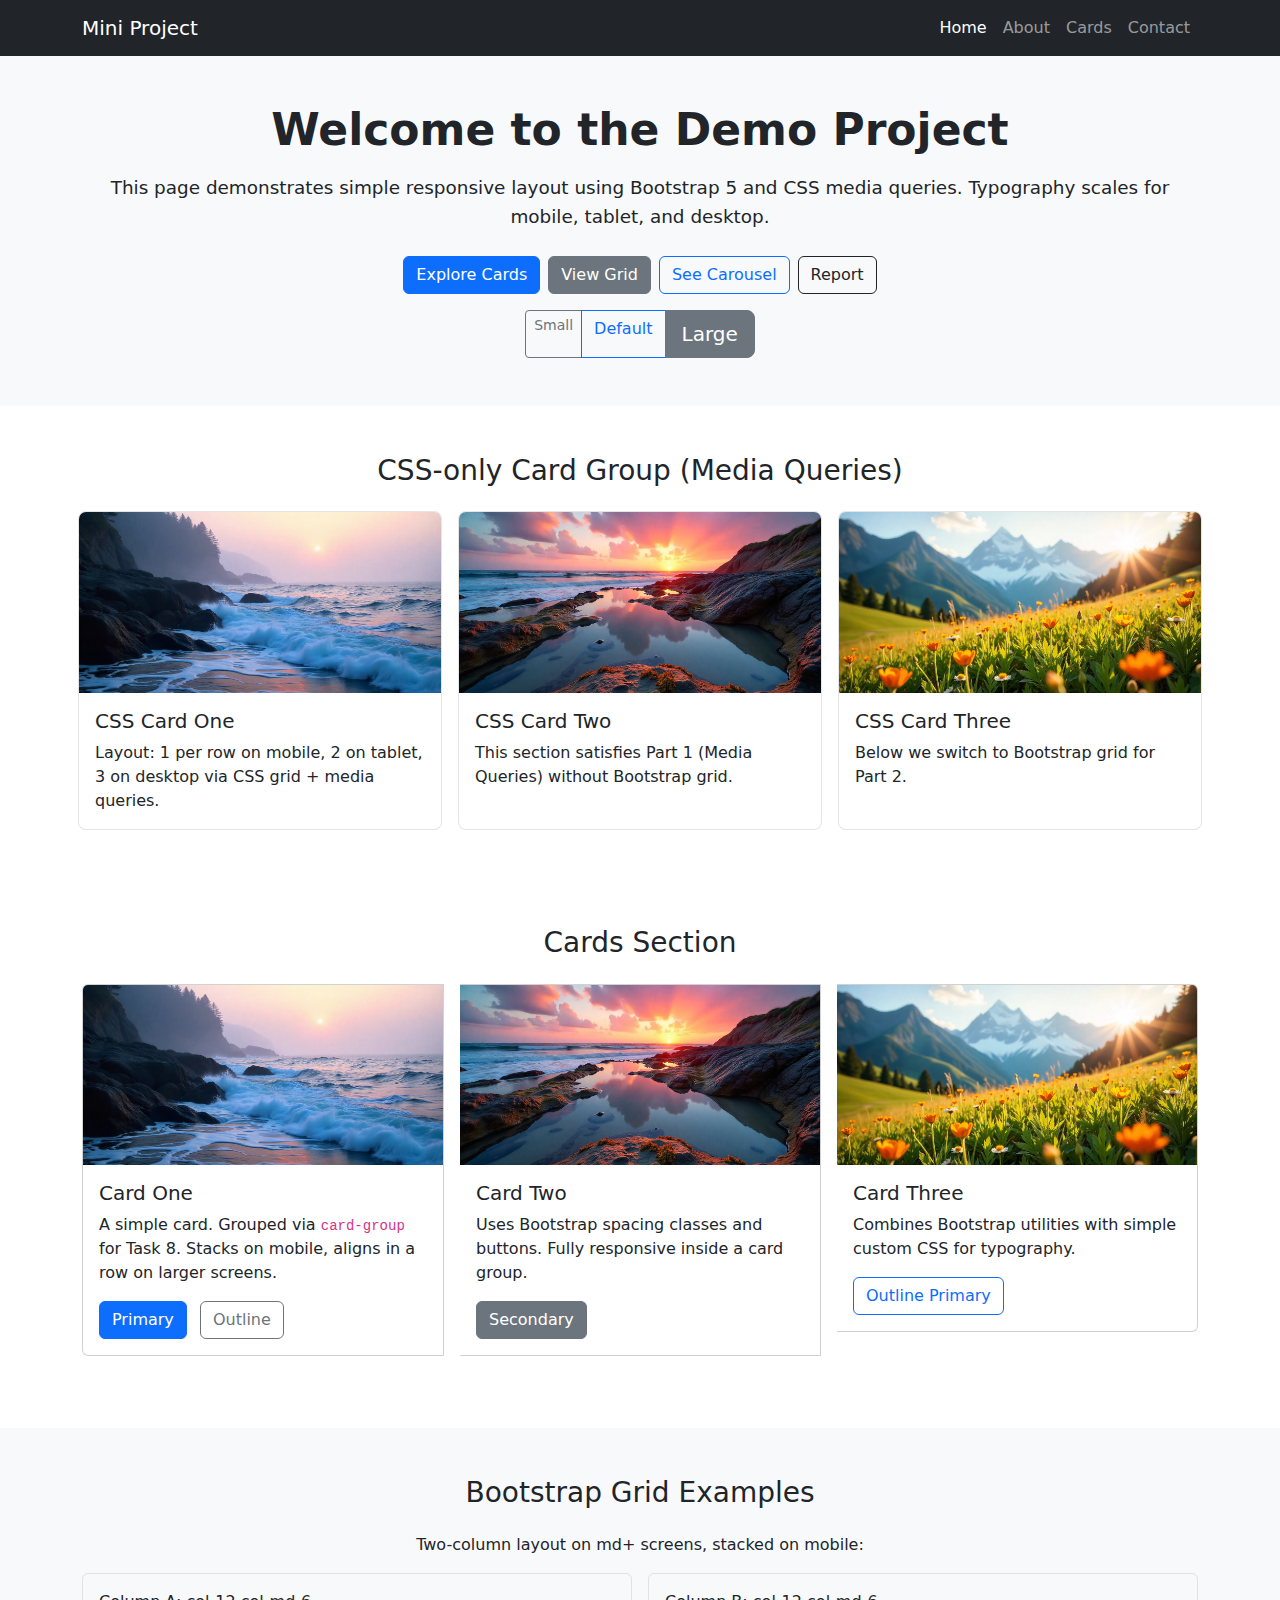
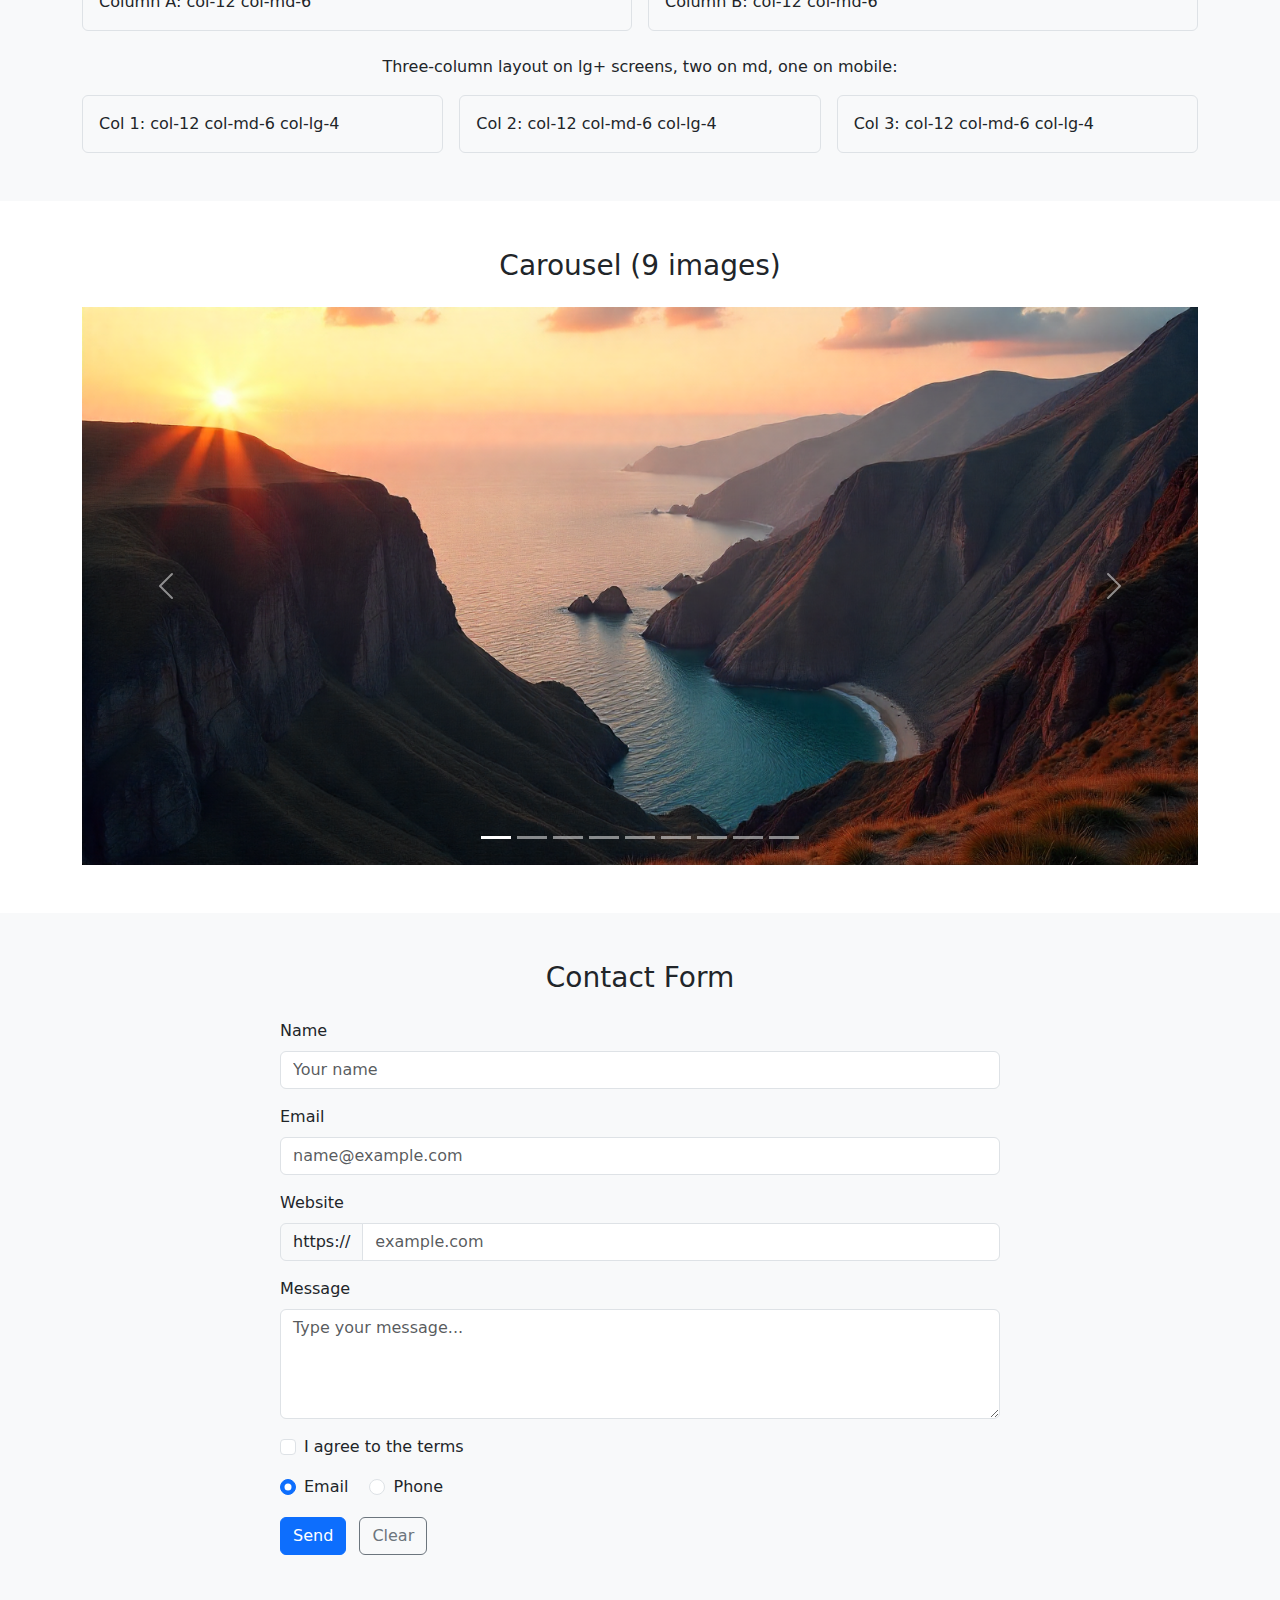
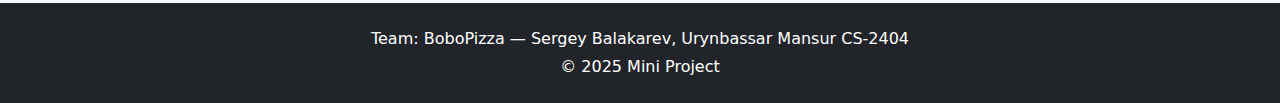
<file: index.html>
<!DOCTYPE html>
<html lang="en">
<head>
  <meta charset="UTF-8" />
  <meta name="viewport" content="width=device-width, initial-scale=1" />
  <title>Home — Media Queries + Bootstrap Grid</title>
  <link href="https://cdn.jsdelivr.net/npm/bootstrap@5.3.3/dist/css/bootstrap.min.css" rel="stylesheet" integrity="sha384-QWTKZyjpPEjISv5WaRU9OFeRpok6YctnYmDr5pNlyT2bRjXh0JMhjY6hW+ALEwIH" crossorigin="anonymous">
  <link rel="stylesheet" href="style.css" />
</head>
<body>
  <nav class="navbar navbar-expand-lg navbar-dark bg-dark sticky-top">
    <div class="container">
      <a class="navbar-brand" href="index.html">Mini Project</a>
      <button class="navbar-toggler" type="button" data-bs-toggle="collapse" data-bs-target="#navbarNav" aria-controls="navbarNav" aria-expanded="false" aria-label="Toggle navigation">
        <span class="navbar-toggler-icon"></span>
      </button>
      <div class="collapse navbar-collapse" id="navbarNav">
        <ul class="navbar-nav ms-auto">
          <li class="nav-item"><a class="nav-link active" aria-current="page" href="index.html">Home</a></li>
          <li class="nav-item"><a class="nav-link" href="about.html">About</a></li>
          <li class="nav-item"><a class="nav-link" href="#cards">Cards</a></li>
          <li class="nav-item"><a class="nav-link" href="#contact">Contact</a></li>
        </ul>
      </div>
    </div>
  </nav>

  <main>
    <section class="py-5 bg-light">
      <div class="container">
        <h1 class="display-5 fw-bold responsive-title mb-3 text-center">Welcome to the Demo Project</h1>
        <p class="lead responsive-paragraph text-center mb-4">This page demonstrates simple responsive layout using Bootstrap 5 and CSS media queries. Typography scales for mobile, tablet, and desktop.</p>
        <div class="d-flex justify-content-center gap-2">
          <a class="btn btn-primary" href="#cards">Explore Cards</a>
          <a class="btn btn-secondary" href="#grid">View Grid</a>
          <a class="btn btn-outline-primary" href="#carousel">See Carousel</a>
          <a class="btn btn-outline-dark" href="report.html" target="_blank">Report</a>
        </div>
        <div class="d-flex justify-content-center mt-3">
          <div class="btn-group" role="group" aria-label="Button group demo">
            <a class="btn btn-sm btn-outline-secondary" href="#">Small</a>
            <a class="btn btn-outline-primary" href="#">Default</a>
            <a class="btn btn-lg btn-secondary" href="#">Large</a>
          </div>
        </div>
      </div>
    </section>

    <!-- Part 1 - Task 2: CSS-only responsive card group (no Bootstrap grid inside) -->
    <section id="css-cards" class="py-5">
      <div class="container px-sm-2">
        <h2 class="h3 mb-4 text-center">CSS-only Card Group (Media Queries)</h2>
        <div class="css-card-grid">
          <article class="css-card">
            <img src="photo/card-01.png" alt="CSS Card 1">
            <div class="css-card-body">
              <h3 class="h5 mb-2">CSS Card One</h3>
              <p class="mb-0">Layout: 1 per row on mobile, 2 on tablet, 3 on desktop via CSS grid + media queries.</p>
            </div>
          </article>
          <article class="css-card">
            <img src="photo/card-02.png" alt="CSS Card 2">
            <div class="css-card-body">
              <h3 class="h5 mb-2">CSS Card Two</h3>
              <p class="mb-0">This section satisfies Part 1 (Media Queries) without Bootstrap grid.</p>
            </div>
          </article>
          <article class="css-card">
            <img src="photo/card-03.png" alt="CSS Card 3">
            <div class="css-card-body">
              <h3 class="h5 mb-2">CSS Card Three</h3>
              <p class="mb-0">Below we switch to Bootstrap grid for Part 2.</p>
            </div>
          </article>
        </div>
      </div>
    </section>

    <section id="cards" class="py-5">
      <div class="container">
        <h2 class="h3 mb-4 text-center">Cards Section</h2>
        <div class="card-group gap-3">
          <div class="card h-100">
            <img src="photo/card-01.png" class="card-img-top" alt="Card 1">
            <div class="card-body">
              <h5 class="card-title">Card One</h5>
              <p class="card-text">A simple card. Grouped via <code>card-group</code> for Task 8. Stacks on mobile, aligns in a row on larger screens.</p>
              <a href="#" class="btn btn-primary">Primary</a>
              <a href="#" class="btn btn-outline-secondary ms-2">Outline</a>
            </div>
          </div>
          <div class="card h-100">
            <img src="photo/card-02.png" class="card-img-top" alt="Card 2">
            <div class="card-body">
              <h5 class="card-title">Card Two</h5>
              <p class="card-text">Uses Bootstrap spacing classes and buttons. Fully responsive inside a card group.</p>
              <a href="#" class="btn btn-secondary">Secondary</a>
            </div>
          </div>
          <div class="card h-100">
            <img src="photo/card-03.png" class="card-img-top" alt="Card 3">
            <div class="card-body">
              <h5 class="card-title">Card Three</h5>
              <p class="card-text">Combines Bootstrap utilities with simple custom CSS for typography.</p>
              <a href="#" class="btn btn-outline-primary">Outline Primary</a>
            </div>
          </div>
        </div>
      </div>
    </section>

    <section id="grid" class="py-5 bg-light mt-lg-4">
      <div class="container">
        <h2 class="h3 mb-4 text-center">Bootstrap Grid Examples</h2>
        <p class="mb-3 text-center">Two-column layout on md+ screens, stacked on mobile:</p>
        <div class="row g-3 mb-4">
          <div class="col-12 col-md-6 col-lg-6">
            <div class="p-3 border rounded">Column A: col-12 col-md-6</div>
          </div>
          <div class="col-12 col-md-6 col-lg-6">
            <div class="p-3 border rounded">Column B: col-12 col-md-6</div>
          </div>
        </div>
        <p class="mb-3 text-center">Three-column layout on lg+ screens, two on md, one on mobile:</p>
        <div class="row g-3">
          <div class="col-12 col-md-6 col-lg-4">
            <div class="p-3 border rounded">Col 1: col-12 col-md-6 col-lg-4</div>
          </div>
          <div class="col-12 col-md-6 col-lg-4">
            <div class="p-3 border rounded">Col 2: col-12 col-md-6 col-lg-4</div>
          </div>
          <div class="col-12 col-md-6 col-lg-4">
            <div class="p-3 border rounded">Col 3: col-12 col-md-6 col-lg-4</div>
          </div>
        </div>
      </div>
    </section>

    <section id="carousel" class="py-5">
      <div class="container">
        <h2 class="h3 mb-4 text-center">Carousel (9 images)</h2>
        <div id="demoCarousel" class="carousel slide" data-bs-ride="carousel">
          <div class="carousel-indicators">
            <button type="button" data-bs-target="#demoCarousel" data-bs-slide-to="0" class="active" aria-current="true" aria-label="Slide 1"></button>
            <button type="button" data-bs-target="#demoCarousel" data-bs-slide-to="1" aria-label="Slide 2"></button>
            <button type="button" data-bs-target="#demoCarousel" data-bs-slide-to="2" aria-label="Slide 3"></button>
            <button type="button" data-bs-target="#demoCarousel" data-bs-slide-to="3" aria-label="Slide 4"></button>
            <button type="button" data-bs-target="#demoCarousel" data-bs-slide-to="4" aria-label="Slide 5"></button>
            <button type="button" data-bs-target="#demoCarousel" data-bs-slide-to="5" aria-label="Slide 6"></button>
            <button type="button" data-bs-target="#demoCarousel" data-bs-slide-to="6" aria-label="Slide 7"></button>
            <button type="button" data-bs-target="#demoCarousel" data-bs-slide-to="7" aria-label="Slide 8"></button>
            <button type="button" data-bs-target="#demoCarousel" data-bs-slide-to="8" aria-label="Slide 9"></button>
          </div>
          <div class="carousel-inner">
            <div class="carousel-item active">
              <img src="photo/carousel-01.png" class="d-block w-100" alt="Slide 1">
            </div>
            <div class="carousel-item">
              <img src="photo/carousel-02.png" class="d-block w-100" alt="Slide 2">
            </div>
            <div class="carousel-item">
              <img src="photo/carousel-03.png" class="d-block w-100" alt="Slide 3">
            </div>
            <div class="carousel-item">
              <img src="photo/carousel-04.png" class="d-block w-100" alt="Slide 4">
            </div>
            <div class="carousel-item">
              <img src="photo/carousel-05.png" class="d-block w-100" alt="Slide 5">
            </div>
            <div class="carousel-item">
              <img src="photo/carousel-06.png" class="d-block w-100" alt="Slide 6">
            </div>
            <div class="carousel-item">
              <img src="photo/carousel-07.png" class="d-block w-100" alt="Slide 7">
            </div>
            <div class="carousel-item">
              <img src="photo/carousel-08.png" class="d-block w-100" alt="Slide 8">
            </div>
            <div class="carousel-item">
              <img src="photo/carousel-09.png" class="d-block w-100" alt="Slide 9">
            </div>
          </div>
          <button class="carousel-control-prev" type="button" data-bs-target="#demoCarousel" data-bs-slide="prev">
            <span class="carousel-control-prev-icon" aria-hidden="true"></span>
            <span class="visually-hidden">Previous</span>
          </button>
          <button class="carousel-control-next" type="button" data-bs-target="#demoCarousel" data-bs-slide="next">
            <span class="carousel-control-next-icon" aria-hidden="true"></span>
            <span class="visually-hidden">Next</span>
          </button>
        </div>
      </div>
    </section>

    <section id="contact" class="py-5 bg-light">
      <div class="container">
        <h2 class="h3 mb-4 text-center">Contact Form</h2>
        <form class="mx-auto" style="max-width: 720px;">
          <div class="mb-3">
            <label for="name" class="form-label">Name</label>
            <input type="text" class="form-control" id="name" placeholder="Your name" required>
          </div>
          <div class="mb-3">
            <label for="email" class="form-label">Email</label>
            <input type="email" class="form-control" id="email" placeholder="name@example.com" required>
          </div>
          <div class="mb-3">
            <label for="website" class="form-label">Website</label>
            <div class="input-group">
              <span class="input-group-text" id="basic-addon3">https://</span>
              <input type="text" class="form-control" id="website" placeholder="example.com" aria-describedby="basic-addon3">
            </div>
          </div>
          <div class="mb-3">
            <label for="message" class="form-label">Message</label>
            <textarea class="form-control" id="message" rows="4" placeholder="Type your message..."></textarea>
          </div>
          <div class="mb-3">
            <div class="form-check">
              <input class="form-check-input" type="checkbox" value="" id="agree">
              <label class="form-check-label" for="agree">I agree to the terms</label>
            </div>
          </div>
          <div class="mb-3">
            <div class="form-check form-check-inline">
              <input class="form-check-input" type="radio" name="contactPref" id="prefEmail" checked>
              <label class="form-check-label" for="prefEmail">Email</label>
            </div>
            <div class="form-check form-check-inline">
              <input class="form-check-input" type="radio" name="contactPref" id="prefPhone">
              <label class="form-check-label" for="prefPhone">Phone</label>
            </div>
          </div>
          <button type="submit" class="btn btn-primary">Send</button>
          <button type="reset" class="btn btn-outline-secondary ms-2">Clear</button>
        </form>
      </div>
    </section>
  </main>

  <footer class="bg-dark text-white py-4 mt-auto">
    <div class="container text-center">
      <p class="mb-1">Team: BoboPizza — Sergey Balakarev, Urynbassar Mansur CS-2404</p>
      <p class="mb-0">© 2025 Mini Project</p>
    </div>
  </footer>

  <script src="https://cdn.jsdelivr.net/npm/bootstrap@5.3.3/dist/js/bootstrap.bundle.min.js" integrity="sha384-YvpcrYf0tY3lHB60NNkmXc5s9fDVZLESaAA55NDzOxhy9GkcIdslK1eN7N6jIeHz" crossorigin="anonymous"></script>
</body>
</html>
</file>
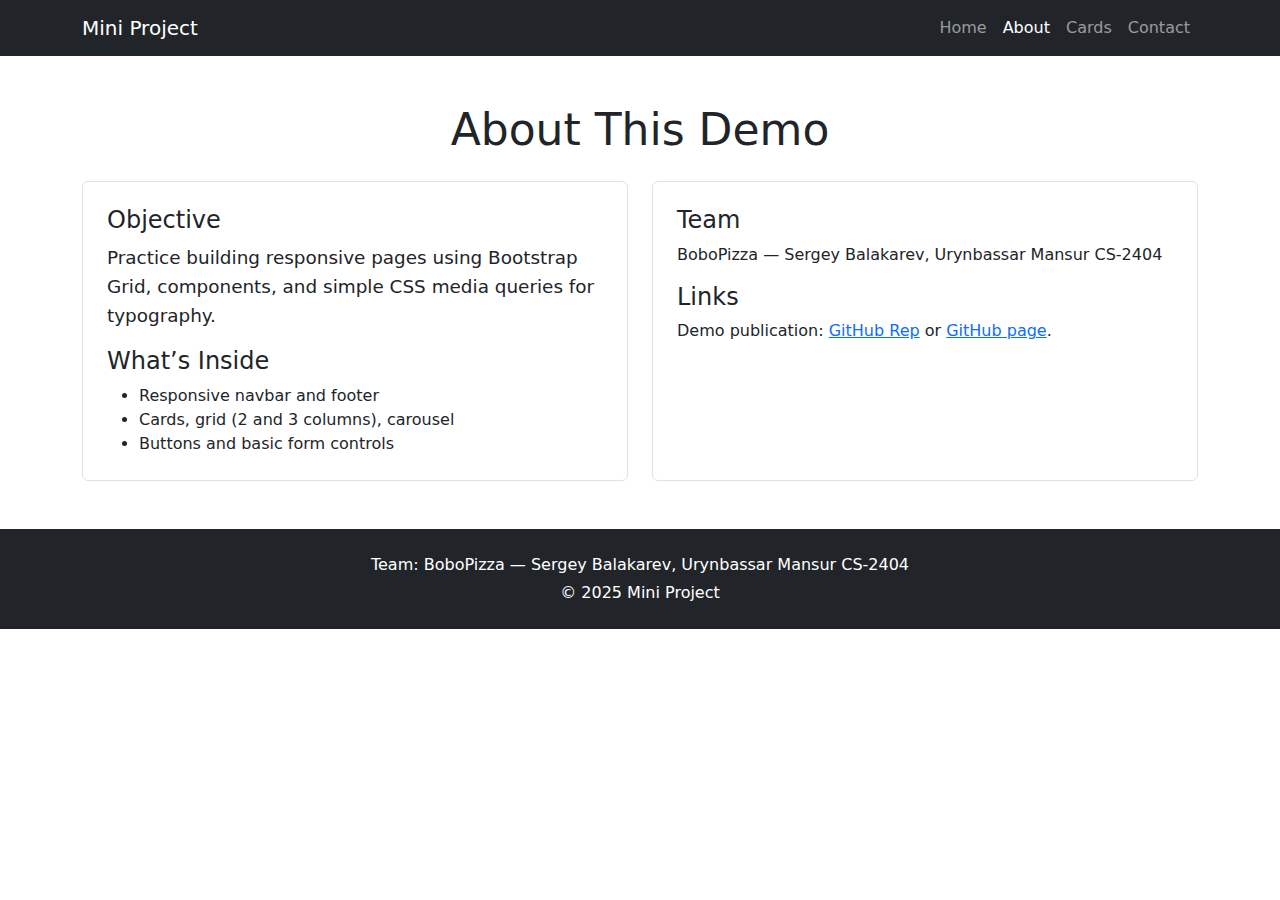
<file: about.html>
<!DOCTYPE html>
<html lang="en">
<head>
  <meta charset="UTF-8" />
  <meta name="viewport" content="width=device-width, initial-scale=1" />
  <title>About — Media Queries + Bootstrap Grid</title>
  <link href="https://cdn.jsdelivr.net/npm/bootstrap@5.3.3/dist/css/bootstrap.min.css" rel="stylesheet" integrity="sha384-QWTKZyjpPEjISv5WaRU9OFeRpok6YctnYmDr5pNlyT2bRjXh0JMhjY6hW+ALEwIH" crossorigin="anonymous">
  <link rel="stylesheet" href="style.css" />
</head>
<body>
  <nav class="navbar navbar-expand-lg navbar-dark bg-dark sticky-top">
    <div class="container">
      <a class="navbar-brand" href="index.html">Mini Project</a>
      <button class="navbar-toggler" type="button" data-bs-toggle="collapse" data-bs-target="#navbarNav" aria-controls="navbarNav" aria-expanded="false" aria-label="Toggle navigation">
        <span class="navbar-toggler-icon"></span>
      </button>
      <div class="collapse navbar-collapse" id="navbarNav">
        <ul class="navbar-nav ms-auto">
          <li class="nav-item"><a class="nav-link" href="index.html">Home</a></li>
          <li class="nav-item"><a class="nav-link active" aria-current="page" href="about.html">About</a></li>
          <li class="nav-item"><a class="nav-link" href="index.html#cards">Cards</a></li>
          <li class="nav-item"><a class="nav-link" href="index.html#contact">Contact</a></li>
        </ul>
      </div>
    </div>
  </nav>

  <main class="py-5">
    <div class="container">
      <h1 class="mb-4 text-center responsive-title">About This Demo</h1>
      <div class="row g-4 align-items-stretch">
        <div class="col-12 col-md-6">
          <div class="p-4 border rounded h-100">
            <h2 class="h4">Objective</h2>
            <p class="responsive-paragraph">Practice building responsive pages using Bootstrap Grid, components, and simple CSS media queries for typography.</p>
            <h2 class="h4 mt-3">What’s Inside</h2>
            <ul class="mb-0">
              <li>Responsive navbar and footer</li>
              <li>Cards, grid (2 and 3 columns), carousel</li>
              <li>Buttons and basic form controls</li>
            </ul>
          </div>
        </div>
        <div class="col-12 col-md-6">
          <div class="p-4 border rounded h-100">
            <h2 class="h4">Team</h2>
            <p>BoboPizza — Sergey Balakarev, Urynbassar Mansur CS-2404</p>
            <h2 class="h4 mt-3">Links</h2>
              <p class="mb-0">
                  Demo publication:
                  <a href="https://github.com/tr1ki/task4" target="_blank">GitHub Rep</a>
                  or
                  <a href="https://tr1ki.github.io/task4/" target="_blank">GitHub page</a>.
              </p>

          </div>
        </div>
      </div>
    </div>
  </main>

  <footer class="bg-dark text-white py-4 mt-auto">
    <div class="container text-center">
      <p class="mb-1">Team: BoboPizza — Sergey Balakarev, Urynbassar Mansur CS-2404</p>
      <p class="mb-0">© 2025 Mini Project</p>
    </div>
  </footer>

  <script src="https://cdn.jsdelivr.net/npm/bootstrap@5.3.3/dist/js/bootstrap.bundle.min.js" integrity="sha384-YvpcrYf0tY3lHB60NNkmXc5s9fDVZLESaAA55NDzOxhy9GkcIdslK1eN7N6jIeHz" crossorigin="anonymous"></script>
</body>
</html>
</file>
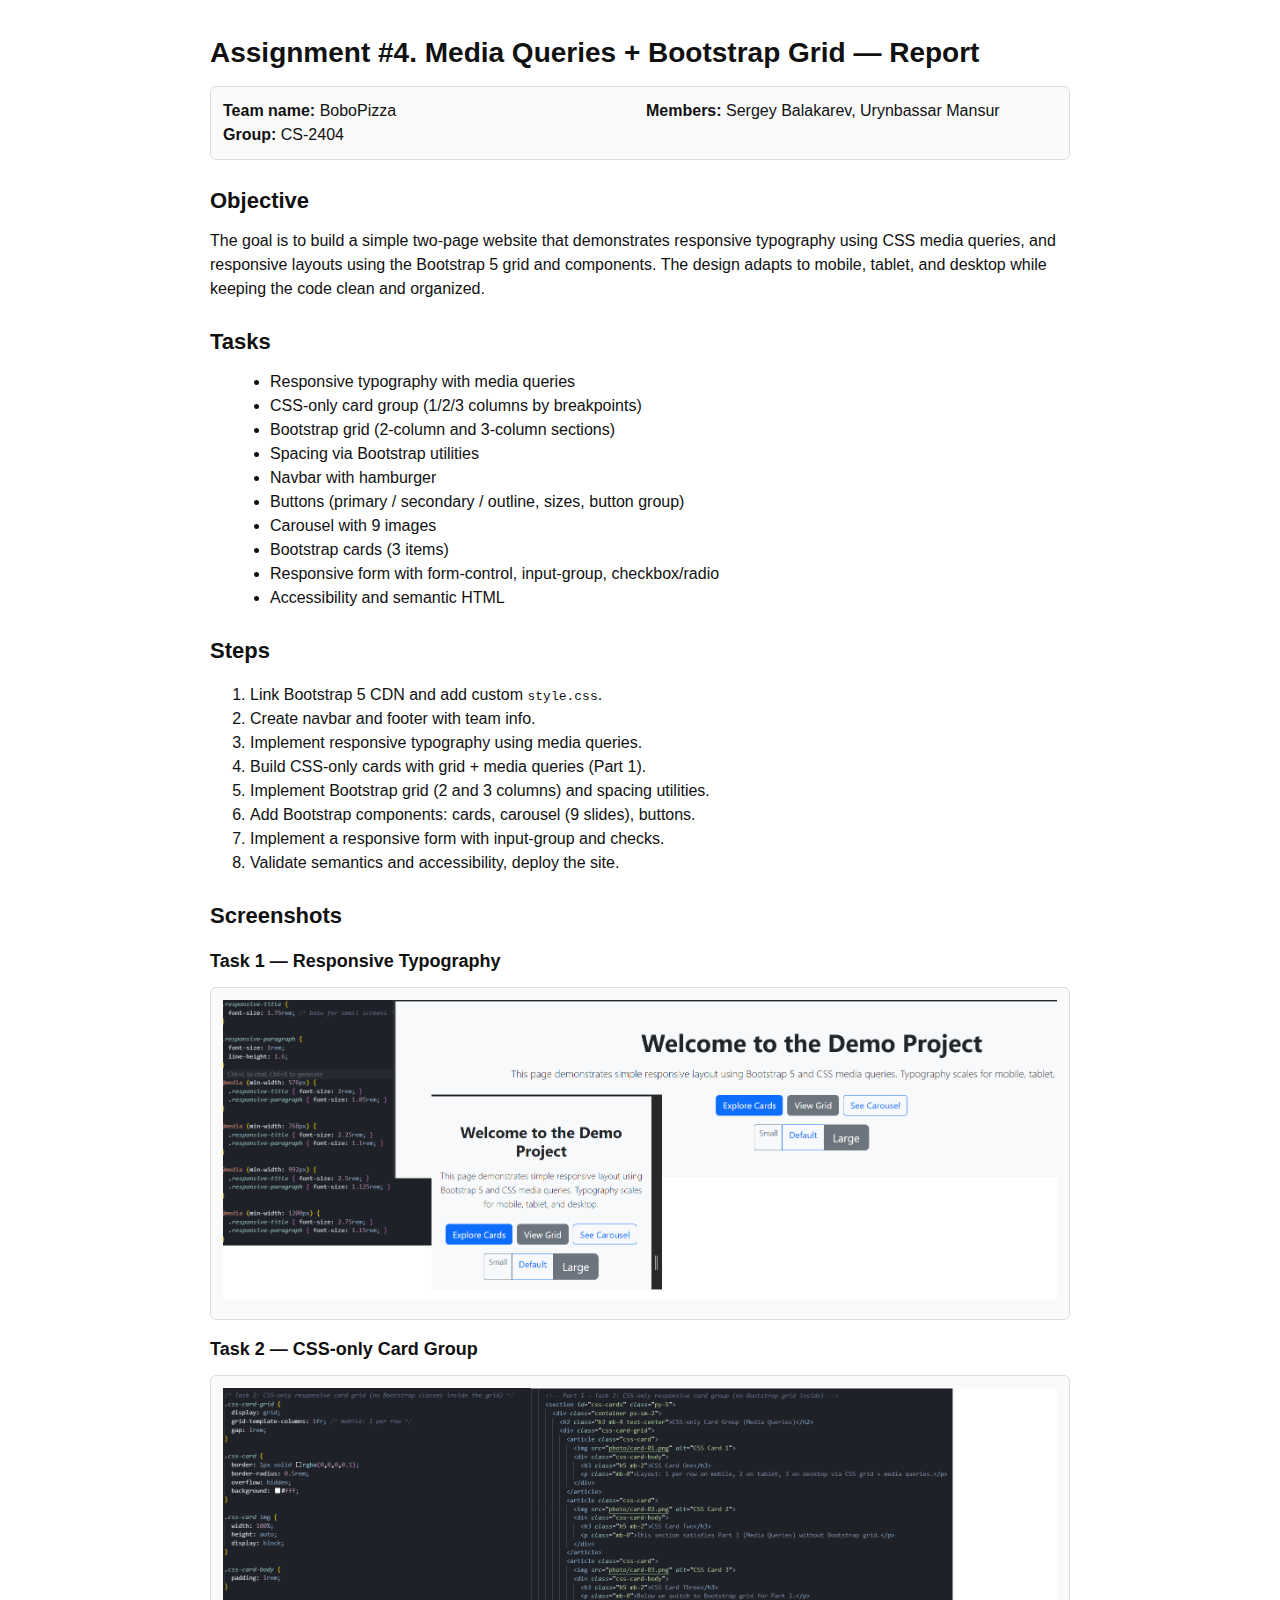
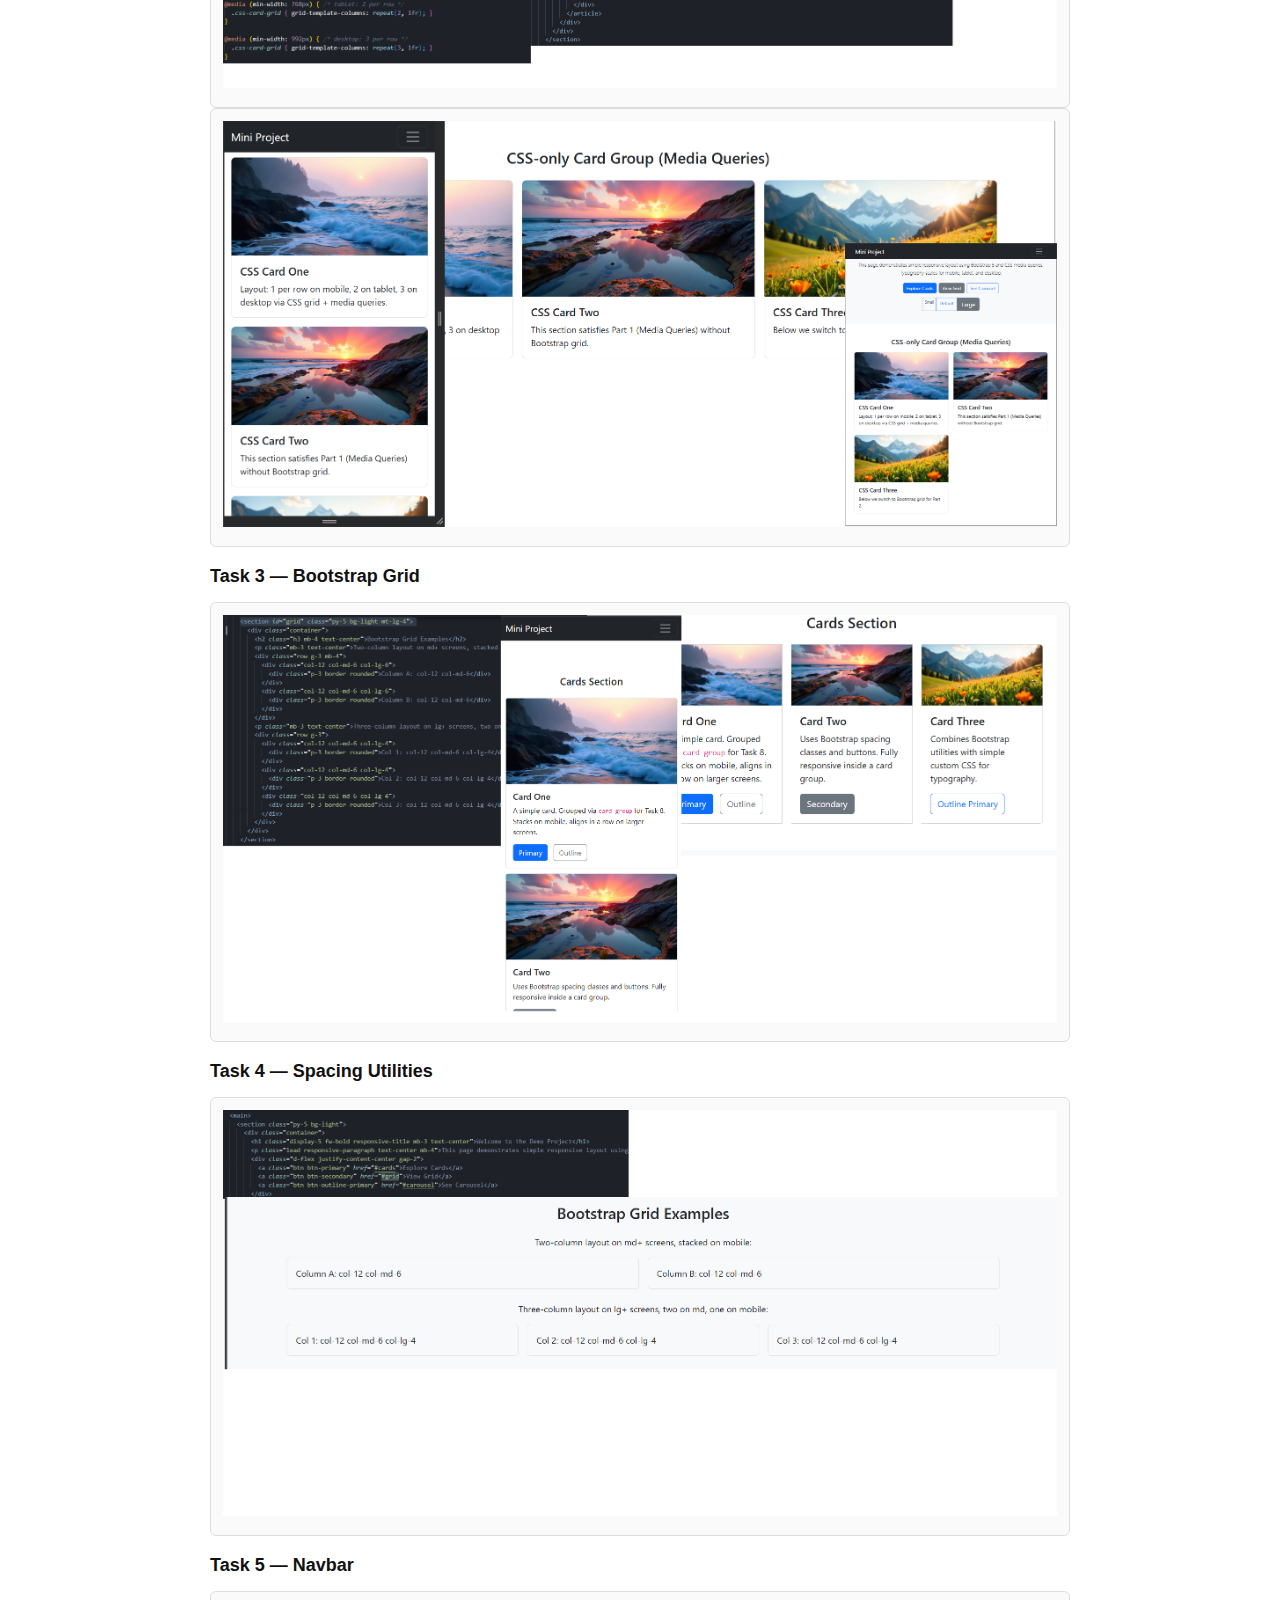
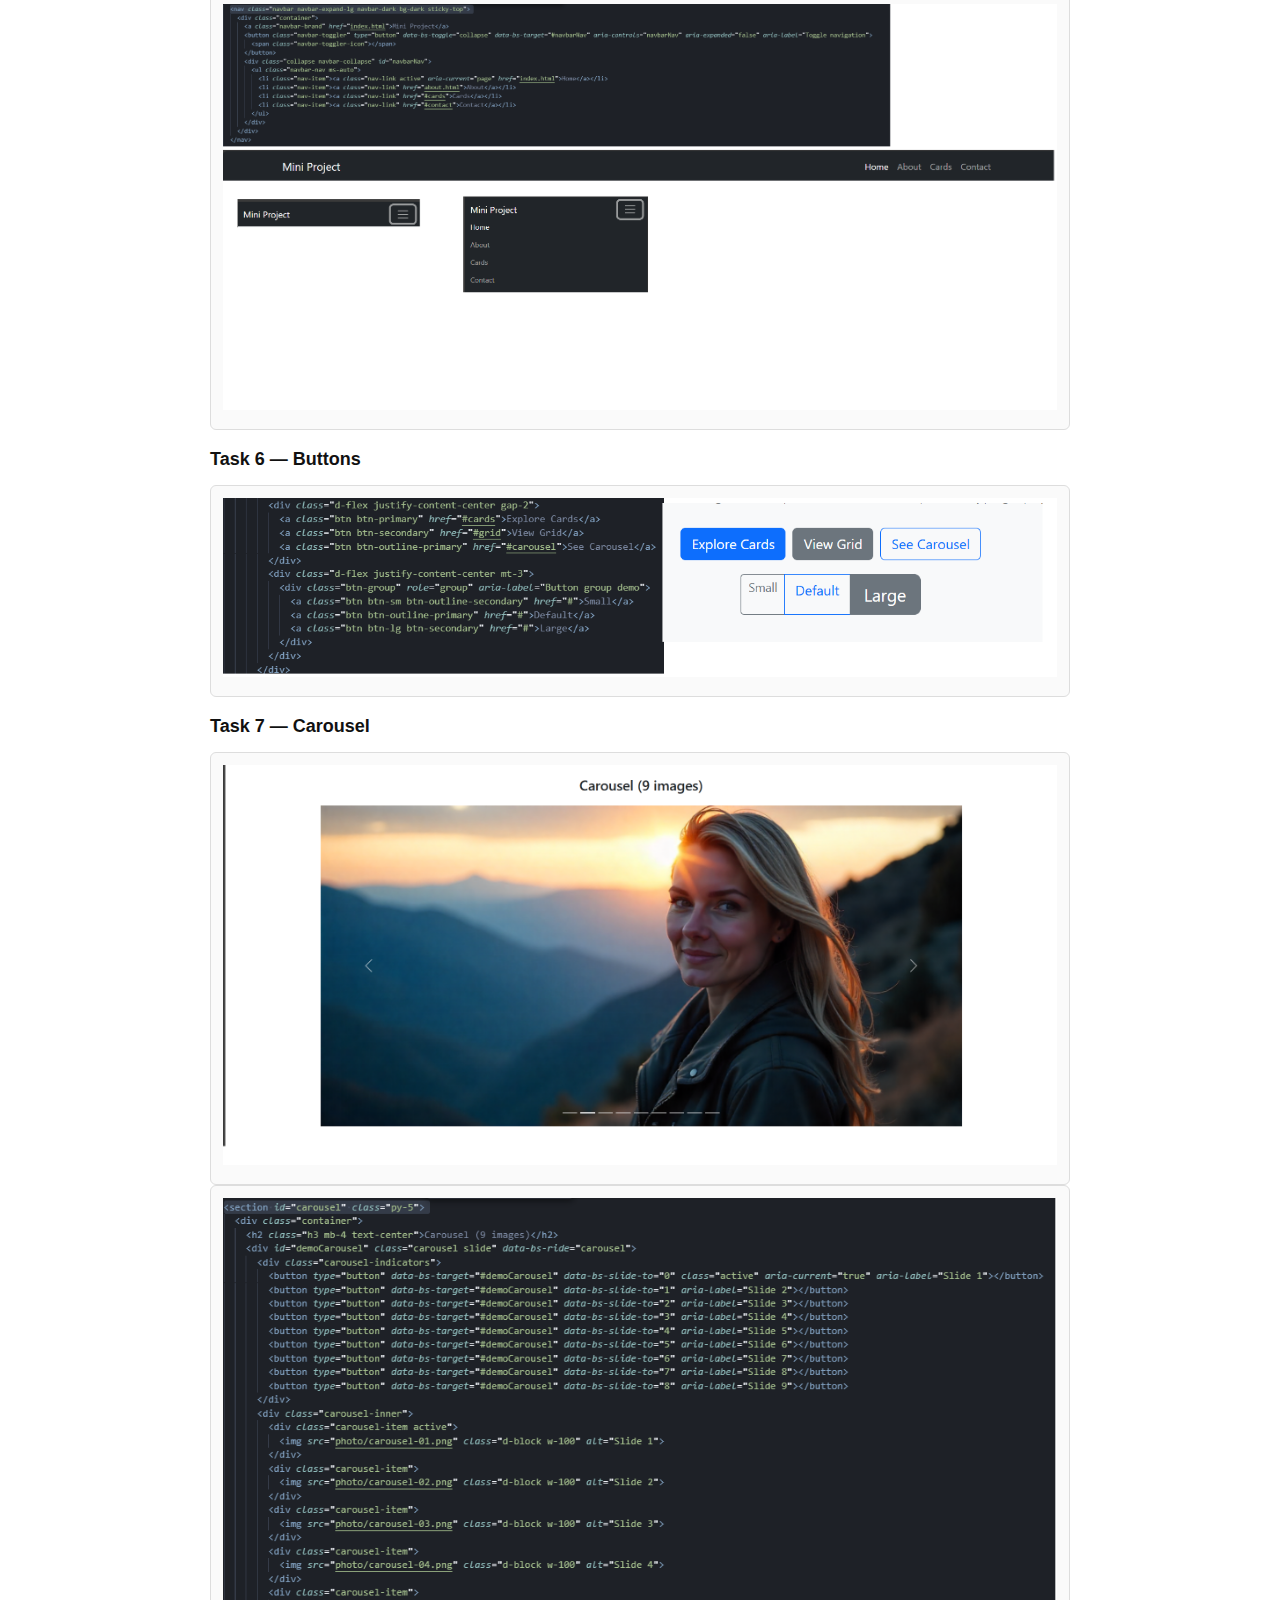
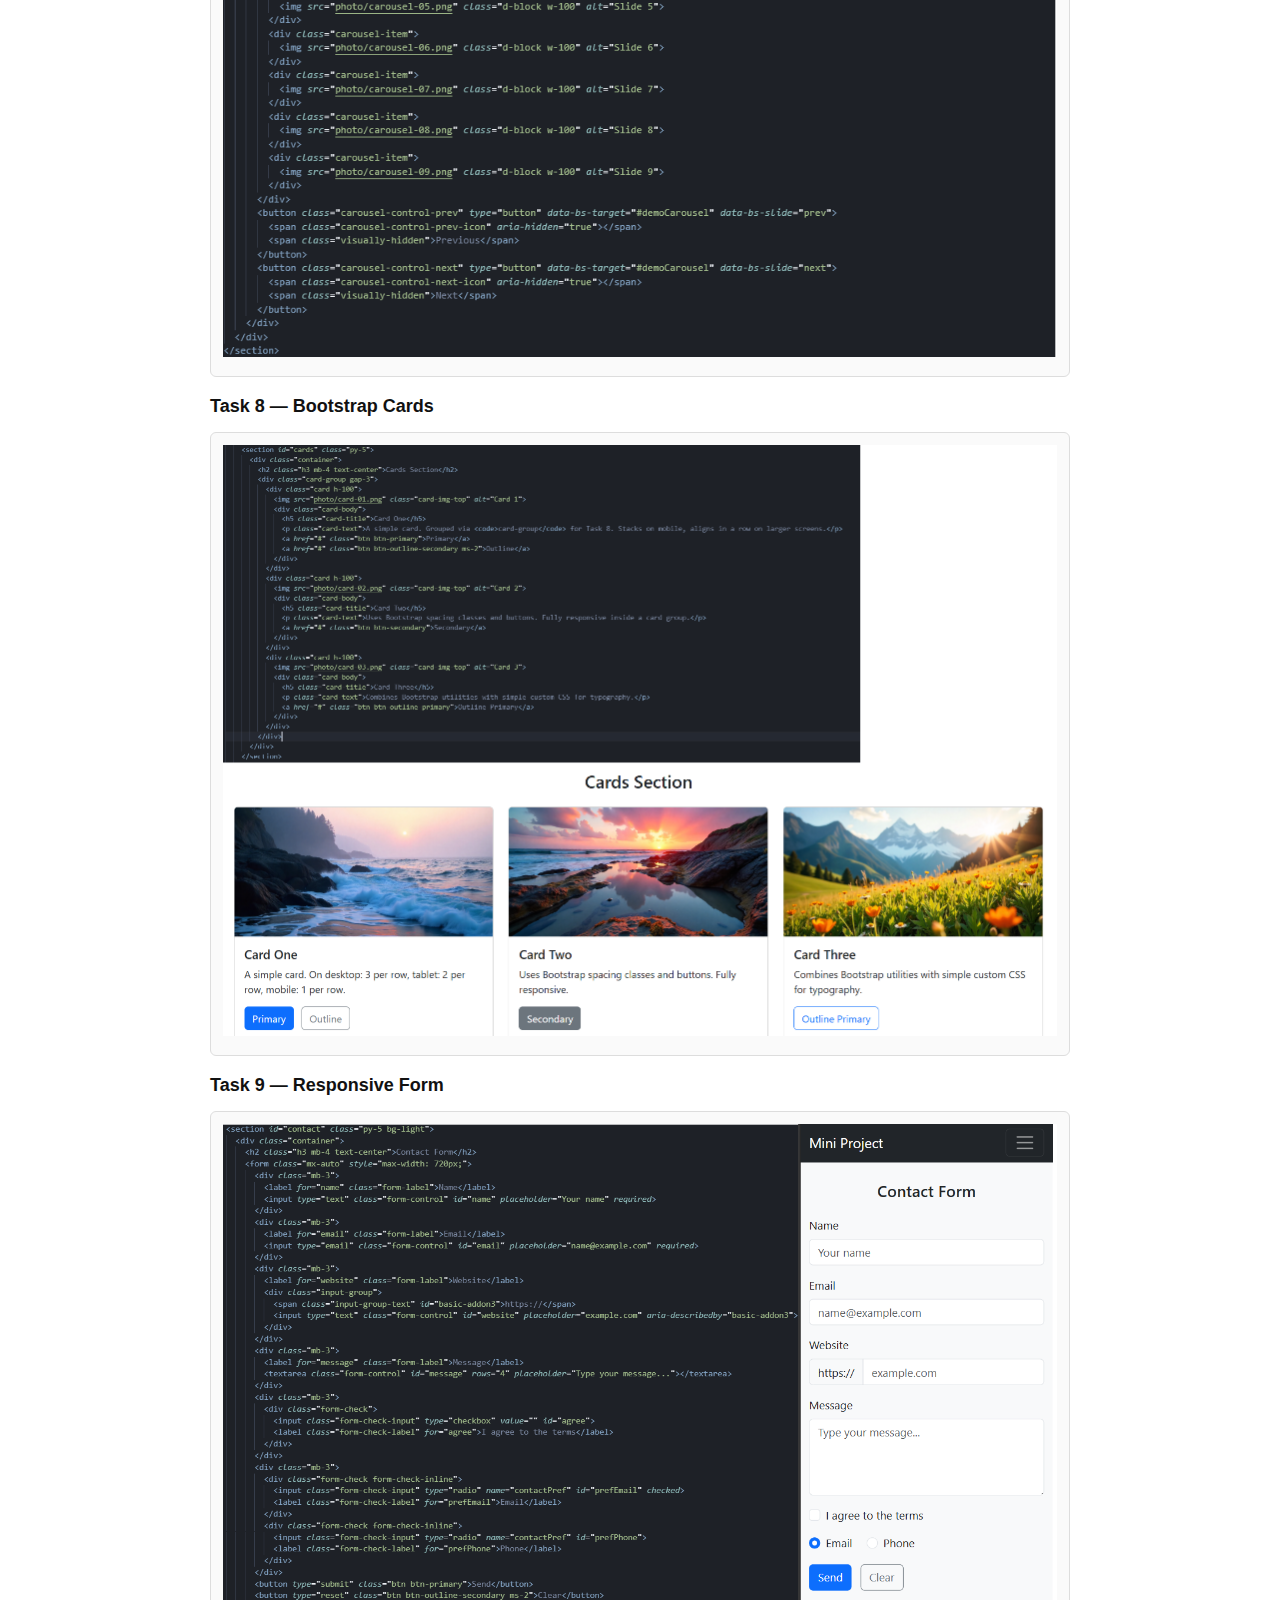
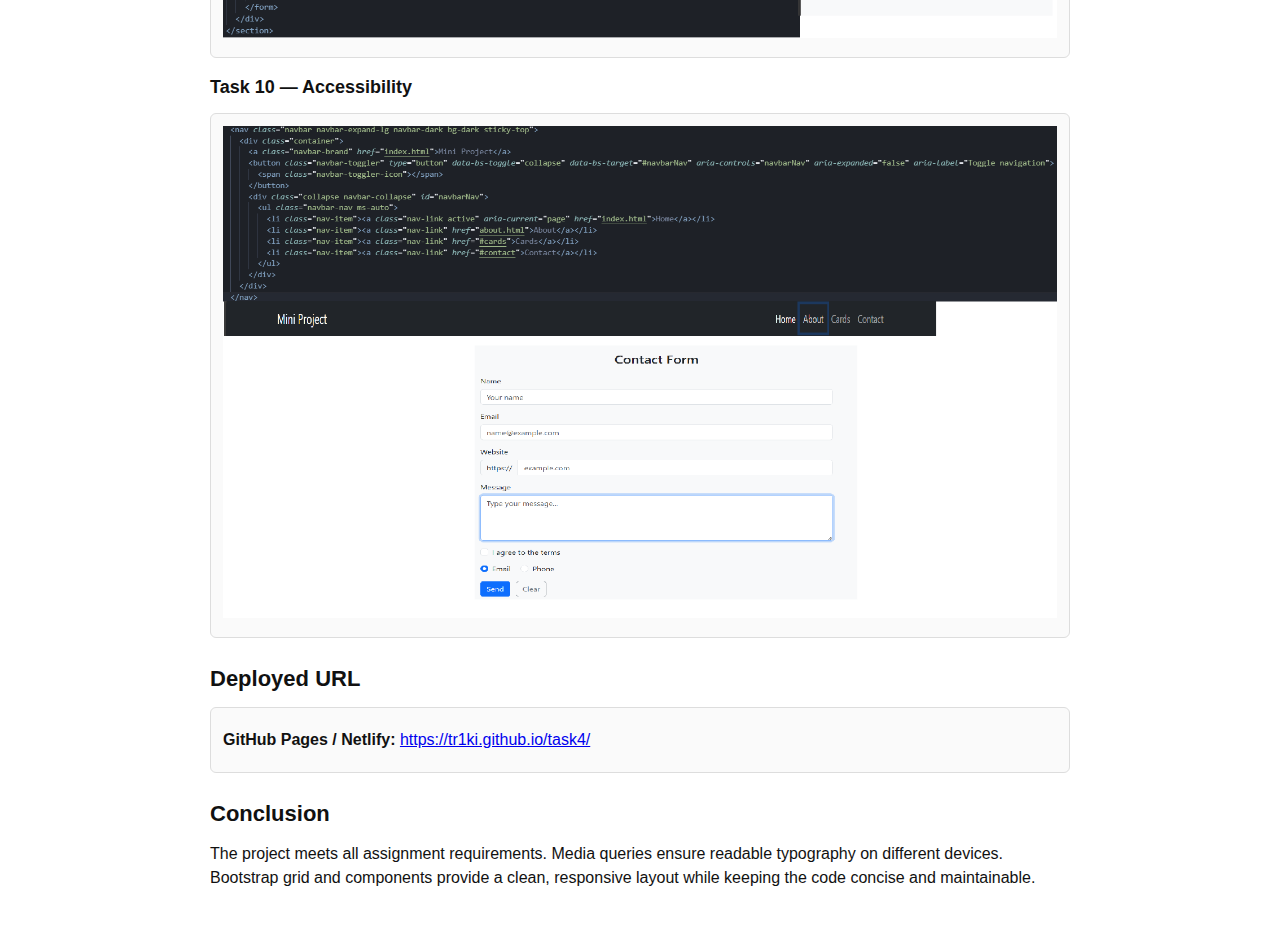
<file: report.html>
<!DOCTYPE html>
<html lang="en">
<head>
  <meta charset="UTF-8">
  <meta name="viewport" content="width=device-width, initial-scale=1.0">
  <title>Assignment #4 Report — Media Queries + Bootstrap Grid</title>
  <style>
    body { font-family: Arial, Helvetica, sans-serif; line-height: 1.5; color: #111; }
    .container { max-width: 860px; margin: 0 auto; padding: 24px; }
    h1, h2, h3 { margin: 0 0 12px; }
    h1 { font-size: 28px; }
    h2 { font-size: 22px; margin-top: 24px; }
    h3 { font-size: 18px; margin-top: 16px; }
    p { margin: 8px 0; }
    ul { margin: 8px 0 8px 20px; }
    .box { border: 1px solid #ddd; padding: 12px; border-radius: 6px; background: #fafafa; }
    .placeholder { border: 2px dashed #888; color: #555; padding: 12px; border-radius: 6px; margin: 8px 0; }
    .meta-grid { display: grid; grid-template-columns: 1fr 1fr; gap: 12px; }
    .small { color: #666; font-size: 12px; }
  </style>
</head>
<body>
  <div class="container">
    <h1>Assignment #4. Media Queries + Bootstrap Grid — Report</h1>
    <div class="box meta-grid">
      <div>
        <strong>Team name:</strong> BoboPizza<br>
        <strong>Group:</strong> CS-2404
      </div>
      <div>
        <strong>Members:</strong> Sergey Balakarev, Urynbassar Mansur
      </div>
    </div>

    <h2>Objective</h2>
    <p>The goal is to build a simple two‑page website that demonstrates responsive typography using CSS media queries, and responsive layouts using the Bootstrap 5 grid and components. The design adapts to mobile, tablet, and desktop while keeping the code clean and organized.</p>

    <h2>Tasks</h2>
    <ul>
      <li>Responsive typography with media queries</li>
      <li>CSS‑only card group (1/2/3 columns by breakpoints)</li>
      <li>Bootstrap grid (2‑column and 3‑column sections)</li>
      <li>Spacing via Bootstrap utilities</li>
      <li>Navbar with hamburger</li>
      <li>Buttons (primary / secondary / outline, sizes, button group)</li>
      <li>Carousel with 9 images</li>
      <li>Bootstrap cards (3 items)</li>
      <li>Responsive form with form‑control, input‑group, checkbox/radio</li>
      <li>Accessibility and semantic HTML</li>
    </ul>

    <h2>Steps</h2>
    <ol>
      <li>Link Bootstrap 5 CDN and add custom <code>style.css</code>.</li>
      <li>Create navbar and footer with team info.</li>
      <li>Implement responsive typography using media queries.</li>
      <li>Build CSS‑only cards with grid + media queries (Part 1).</li>
      <li>Implement Bootstrap grid (2 and 3 columns) and spacing utilities.</li>
      <li>Add Bootstrap components: cards, carousel (9 slides), buttons.</li>
      <li>Implement a responsive form with input‑group and checks.</li>
      <li>Validate semantics and accessibility, deploy the site.</li>
    </ol>

    <h2>Screenshots</h2>
    <h3>Task 1 — Responsive Typography</h3>
    <div class="box"><img src="taskphoto/task1.png" alt="Task 1 — Responsive Typography" style="max-width:100%; height:auto;"></div>

    <h3>Task 2 — CSS‑only Card Group</h3>
    <div class="box"><img src="taskphoto/task2.png" alt="Task 2 — CSS-only cards code/UI" style="max-width:100%; height:auto;"></div>
    <div class="box"><img src="taskphoto/task2.1.png" alt="Task 2 — CSS-only cards second view" style="max-width:100%; height:auto;"></div>

    <h3>Task 3 — Bootstrap Grid</h3>
    <div class="box"><img src="taskphoto/task3.png" alt="Task 3 — Bootstrap Grid" style="max-width:100%; height:auto;"></div>

    <h3>Task 4 — Spacing Utilities</h3>
    <div class="box"><img src="taskphoto/task41.png" alt="Task 4 — Spacing Utilities" style="max-width:100%; height:auto;"></div>

    <h3>Task 5 — Navbar</h3>
    <div class="box"><img src="taskphoto/task5.png" alt="Task 5 — Navbar" style="max-width:100%; height:auto;"></div>

    <h3>Task 6 — Buttons</h3>
    <div class="box"><img src="taskphoto/task6.png" alt="Task 6 — Buttons" style="max-width:100%; height:auto;"></div>

    <h3>Task 7 — Carousel</h3>
    <div class="box"><img src="taskphoto/task7.png" alt="Task 7 — Carousel code" style="max-width:100%; height:auto;"></div>
    <div class="box"><img src="taskphoto/task7.1.png" alt="Task 7 — Carousel UI" style="max-width:100%; height:auto;"></div>

    <h3>Task 8 — Bootstrap Cards</h3>
    <div class="box"><img src="taskphoto/task8.png" alt="Task 8 — Bootstrap Cards (card-group)" style="max-width:100%; height:auto;"></div>

    <h3>Task 9 — Responsive Form</h3>
    <div class="box"><img src="taskphoto/task9.png" alt="Task 9 — Responsive Form" style="max-width:100%; height:auto;"></div>

    <h3>Task 10 — Accessibility</h3>
    <div class="box"><img src="taskphoto/task10.png" alt="Task 10 — Accessibility" style="max-width:100%; height:auto;"></div>

    <h2>Deployed URL</h2>
    <div class="box">
      <p><strong>GitHub Pages / Netlify:</strong> <a href="https://tr1ki.github.io/task4/" target="_blank">https://tr1ki.github.io/task4/</a></p>
    </div>

    <h2>Conclusion</h2>
    <p>The project meets all assignment requirements. Media queries ensure readable typography on different devices. Bootstrap grid and components provide a clean, responsive layout while keeping the code concise and maintainable.</p>
  </div>
</body>
</html>
</file>
<file: style.css>
/* Simple responsive typography using CSS media queries */
.responsive-title {
  font-size: 1.75rem; /* base for small screens */
}

.responsive-paragraph {
  font-size: 1rem;
  line-height: 1.6;
}

@media (min-width: 576px) {
  .responsive-title { font-size: 2rem; }
  .responsive-paragraph { font-size: 1.05rem; }
}

@media (min-width: 768px) {
  .responsive-title { font-size: 2.25rem; }
  .responsive-paragraph { font-size: 1.1rem; }
}

@media (min-width: 992px) {
  .responsive-title { font-size: 2.5rem; }
  .responsive-paragraph { font-size: 1.125rem; }
}

@media (min-width: 1200px) {
  .responsive-title { font-size: 2.75rem; }
  .responsive-paragraph { font-size: 1.15rem; }
}

/* Task 2: CSS-only responsive card grid (no Bootstrap classes inside the grid) */
.css-card-grid {
  display: grid;
  grid-template-columns: 1fr; /* mobile: 1 per row */
  gap: 1rem;
}

.css-card {
  border: 1px solid rgba(0,0,0,0.1);
  border-radius: 0.5rem;
  overflow: hidden;
  background: #fff;
}

.css-card img {
  width: 100%;
  height: auto;
  display: block;
}

.css-card-body {
  padding: 1rem;
}

@media (min-width: 768px) { /* tablet: 2 per row */
  .css-card-grid { grid-template-columns: repeat(2, 1fr); }
}

@media (min-width: 992px) { /* desktop: 3 per row */
  .css-card-grid { grid-template-columns: repeat(3, 1fr); }
}
</file>
